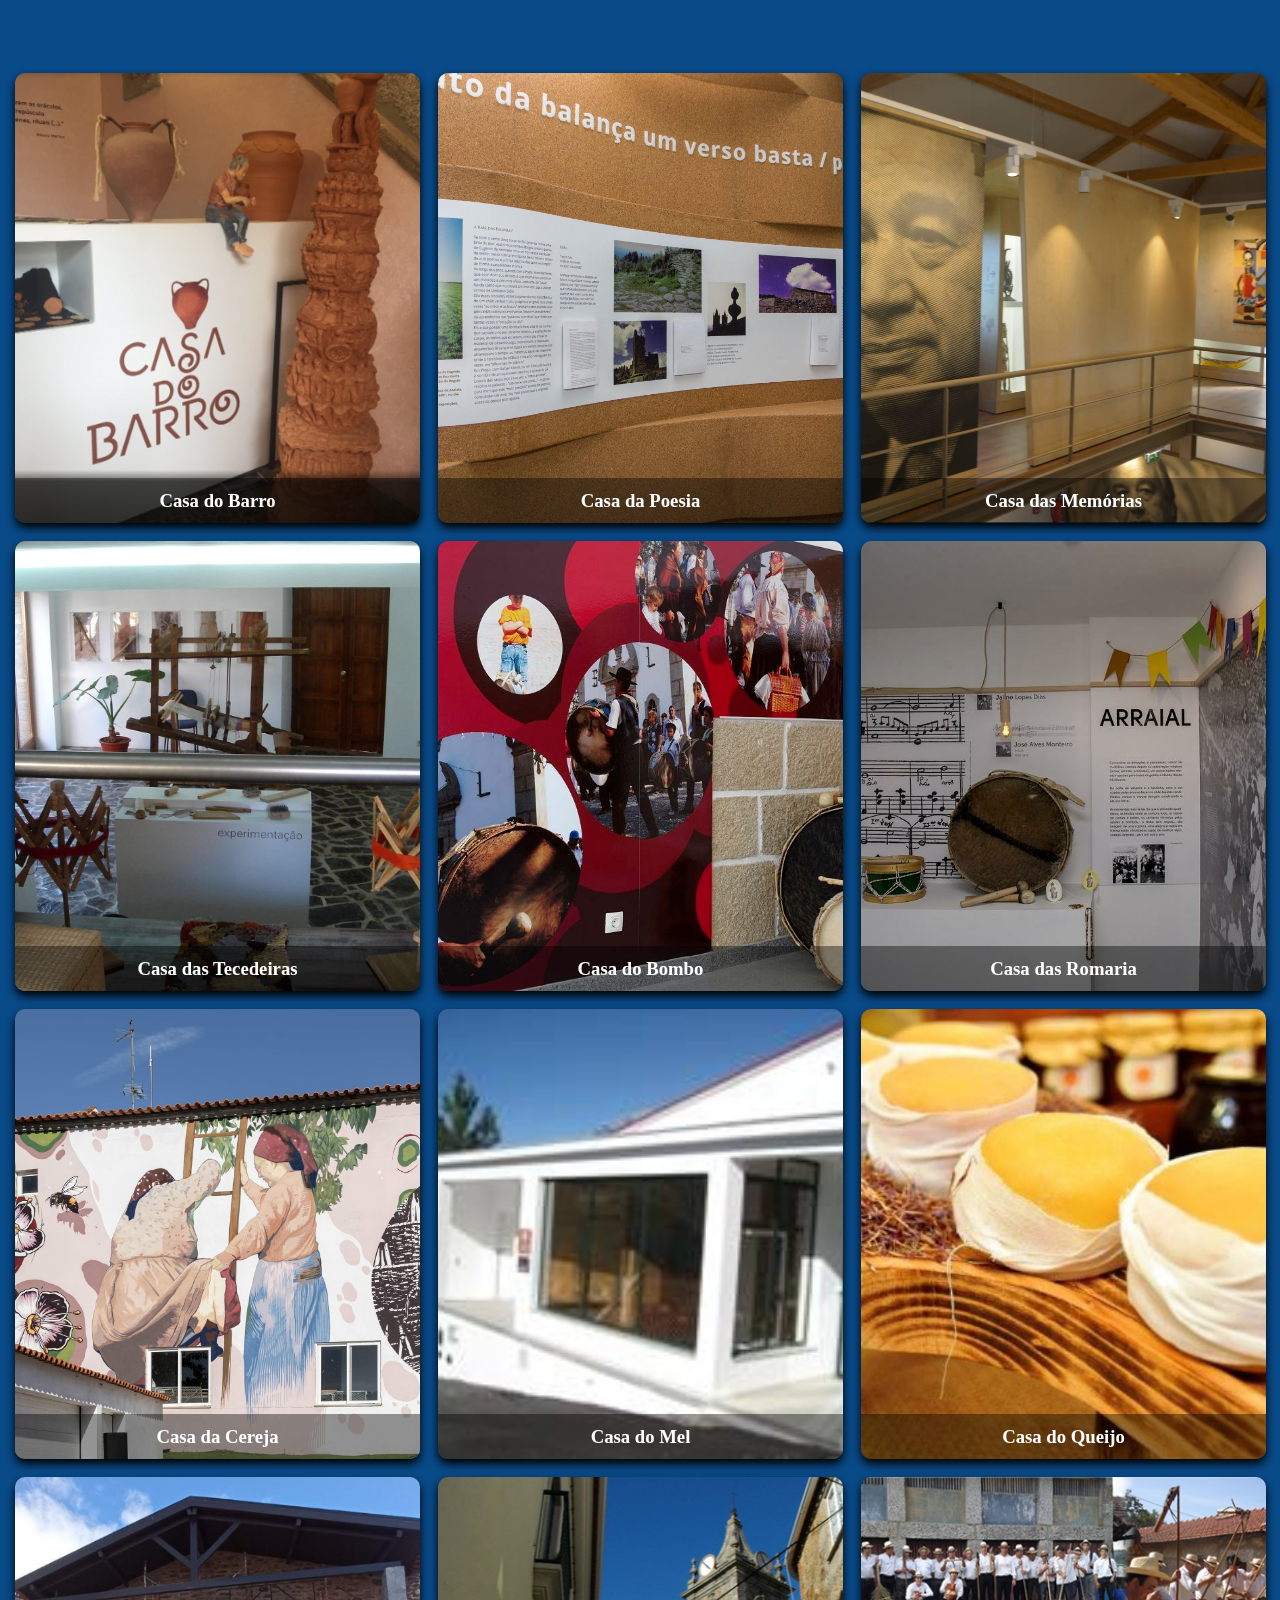
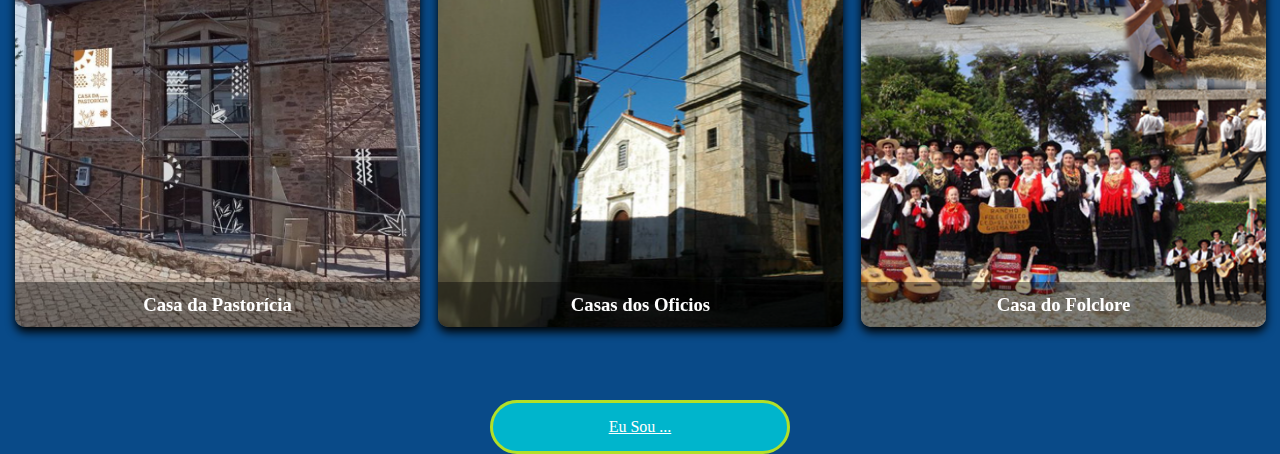
<file: jogo de memória/31-flip card/raizes.html>
<!DOCTYPE html>
<html lang="en">
<head>
    <meta charset="UTF-8">
    <meta http-equiv="X-UA-Compatible" content="IE=edge">
    <meta name="viewport" content="width=device-width, initial-scale=1.0">
    <title>Raízes</title>
    <link rel="stylesheet" href="/jogo de memória/31-flip card/styles raizes.css">
    <link rel="shortcut icon" href="/jogo de memória/images/brain.png" type="image/x-icon">

</head>
<body>
    <div class="card">
        <div class="face front">
            <img src="/jogo de memória/images/casado barro.png" alt="">
            <h3>Casa do Barro</h3>
        </div>
        <div class="face back">
            <h3>Casa do Barro</h3>
            <p>
                
                
                No Telhado, Terra do Poeta Albano Martins, entre a Serra da Gardunha e Estrela, nasce a Casa do Barro, que nos ensina as técnicas e as fases de fabrico de louças em barro, permitindo também visitar o interessante espólio de louça tradicional. A Casa surge num antigo Palacete para preservar a arte da olaria de uma aldeia, cuja história é rodeada pela sua existência e importância. Nesse espaço é possivel participar num ateliê de barro, visitar os fornos e moldar barro com as próprias mãos.
                </p>
            <div class="link">
            </div>
        </div>
    </div>

    <div class="card">
        <div class="face front">
            <img src="/jogo de memória/images/casas-da-pesia.png" alt="">
            <h3>Casa da Poesia</h3>
        </div>
        <div class="face back">
            <h3>Casa das poesia</h3>
            <p>A "Casa Materna" surge na antiga Escola Primária de Póvoa de

                Atalaia, num espaço dedicado ao poeta, à sua vida e obra, onde não lhe vão faltar linhas e palavras que incitem à leitura dos manuscritos ali expostos e escritos pela mão de Eugénio de Andrade Póvoa de Atalaia é a minha terra. Fazia falta dizê-lo com o coração. Fica dito"
                
                É um percurso biográfico que espelha bem a sua obra e a sua vida, através das quais pode conhecer a casa onde viveu Eugénio de Andrade e aventurar-se por um circuito marcado "Caminho Eugénio de Andrade"
                </p>
            <div class="link">
              
            </div>
        </div>
    </div>

    <div class="card">
        <div class="face front">
            <img src="/jogo de memória/images/casa das memorias.png" alt="">
            <h3>Casa das Memórias</h3>
        </div>
        <div class="face back">
            <h3>Casa das Memórias</h3>
            <p>Viaje pelo mundo e pelas diferentes culturas por onde passou o antigo Governante, numa visita à Casa das Memórias António Guterres. O espaço reúne um vasto espólio, cedido pelo próprio à aldeia da sua infância. Entre as mais de 70 peças e documentos oferecidos destacamos à bandeira portuguesa oferecida por Xanana Gusmão e um presépio oferecido por Yasser Arafat. A Casa acolhe ainda o Centro UNESCO, o Centro Documental e a Escola da Cidadania.

            </p>
            <div class="link">
            </div>
        </div>
    </div>

    <br>

     <div class="card">
        <div class="face front">
            <img src="/jogo de memória/images/casa das tecediras.png" alt="">
            <h3>Casa das Tecedeiras</h3>
        </div>
        <div class="face back">
            <h3>Casa das Tecedeiras</h3>
            <p>
                Vive no coração das Aldeias de Xisto. Nesta Casa, o enorme tear de mil cores recebe-o, numa perfeita união entre as tradições do passado e as linguagens do presente e futuro, onde as tecedeiras revelam alguns dos seus mais nobres segredos, sobre a forma como se criam tecidos e peças unicas. Ouvimos a textura sonora dos teares tradicionais de madeira, nos quais somos convidados a fiar
            </p>
            <div class="link">
            </div>
        </div>
    </div>

    <div class="card">
        <div class="face front">
            <img src="/jogo de memória/images/casa-bombo.png" alt="">
            <h3>Casa do Bombo</h3>
        </div>
        <div class="face back">
            <h3>Casa do Bombo</h3>
            <p>Aqui, o bombo encontra o seu apogeu cultural e musical, mantendo viva esta secular tradição, que poderá ser explorada na Casa do Bombo. Entre arruadas e tradições musicais, encontramos a aldeia de Lavacolhos, com uma forte tradição na construção de bombos. O visitante terá oportunidade de conhecer toda a história ligada ao bombo. Entre as diversas valências da Casa do bombo, destacamos o Karaoke do Bombo e pode ainda aprender algumas técnicas de construção de bombos e de caixas. Bombo: "O som que estremece o coração." (Américo Simão)
            </p>
            <div class="link">
            </div>
        </div>
    </div>

    <div class="card">
        <div class="face front">
            <img src="/jogo de memória/images/casa-da-romaria-de-santa-luzia.png" alt="">
            <h3>Casa das Romaria</h3>
        </div>
        <div class="face back">
            <h3>Casa das Romaria</h3>
            <p>Na Aldeia do Castelejo, visite a Casa da Romaria de Santa Luzia e conheça as tradições populares e religiosas associadas as festividades que assinalam o dia 15 de setembro, feriado municipal do concelho. A entrada da Casa somos recebidos por Amália Rodrigues, numa antiga fotografia. As matérias de Fé de ex-votos fazem parte deste circuito. Se passar pelo Santuário poderá observar o Mural de Santa Luzia e participar numa oficina de flores de Santa Luzia.

                No final, passe pelo Santuário e desfrute de um espaço onde se respira calma e aproveite para fazer um piquenique.
                </p>
            <div class="link">
            </div>
        </div>
    </div>
    <br>
     <div class="card">
        <div class="face front">
            <img src="/jogo de memória/images/casa-cereja.png" alt="">
            <h3>Casa da Cereja</h3>
        </div>
        <div class="face back">
            <h3>Casa da Cereja</h3>
            <p>Situada numa antiga escola primária da Aldeia de Montanha de Alcongosta, a Casa da Cereja é o centro do conhecimento sobre a Cereja, que se tornou marca territorial do Fundão. A Casa da Cereja desafia o visitante a percorrer um caminho que o levará numa viajem emocional e sensorial de descoberta sobre os mais variados aspetos da Cerejeira e do seu fruto, no mundo e em particular no Fundão.

                Através de conteúdos multimédia e interativos será contada a história deste fruto e das gentes que dele vivem através de 4 salas que são capítulos de um livro, que desvendam o significado a origem e a constituição da cerejeira e do seu fruto.
                
                A cereja no mundo, e em particular na encosta da Serra da Gardunha é contada através da interpretação das variedades de cereja existentes e da evolução geográfica dos pomares. Já o ciclo produtivo da cereja é interpretado na sala Cereja do Fundão através de um roteiro entre a plantação e a distribuição. Por último na sala Um Mundo de Artesão, a cestaria é a arte que cativará a curiosidade do visitante.</p>
            <div class="link">
            </div>
        </div>
    </div>

    <div class="card">
        <div class="face front">
            <img src="/jogo de memória/images/casa do mel.png" alt="">
            <h3>Casa do Mel</h3>
        </div>
        <div class="face back">
            <h3>Casa do Mel</h3>
            <p>A Casa do Mel fica na Zona do Pinhal Interior, numa antiga escola É possível aprender todas as curiosidades à volta do apicultor O mundo das abelhas é uma comunidade verdadeiramente organizada. O mel é um potencial enorme e conhecer as suas carateristicas é uma aventura degustativa. Caminhar pela aldeia é descobrir a flora, a paisagem, o que torna este passeio numa experiência única. Desde as colmeias, receção do mel até à embalagem, expedição sensorial é um circuito que demora meses Se gosta de mel, o visitante terá oportunidade de provar diversos tipos de mel, destacando o de flor de medronho.
            </p>
            <div class="link">
            </div>
        </div>
    </div>
   

    <div class="card">
        <div class="face front">
            <img src="/jogo de memória/images/casa do queijo.png" alt="">
            <h3>Casa do Queijo</h3>
        </div>
        <div class="face back">
            <h3>Casa do Queijo</h3>
            <p>A Sul da Gardunha, na aldeia da Orca, fica a Casa do Queijo. É uma

                das Casas que promove todo o saber fazer ligado ao queijo e aos
                
                seus segredos, onde todos os visitantes podem "colocar as mãos
                
                na massa Prensar a coalhada no antigo acincho, na francela e
                
                ver escorrer o soro. Nesse espaço didático, podemos conhecer
                
                todas as fases de fabrico do queijo, desde a ordenha, ingredientes,
                
                degustação e pastorear um rebanho de cabras e ovelhas
                
                Curiosamente, por estas terras, ainda se faz um queijo queimoso
                
                curado na palha.
                
                A Casa do Queijo é um espaço de experiências ligadas à Pastoricia.</p>
            <div class="link">
            </div>
        </div>
    </div>
    <br>
     <div class="card">
        <div class="face front">
            <img src="/jogo de memória/images/casa da pastoricia.png" alt="">
            <h3> Casa da Pastorícia</h3>
        </div>
        <div class="face back">
            <h3> Casa da Pastorícia</h3>
            <p>
                A Casa da Pastoricia é um espaço que aborda a cultura pastoril dos Très Povos (Salgueiro). Da experiència de pastorear os rebanhos, até ao fabrico do queijo e os seus utensilios, passando pelo artesanato-as chavelhas. É um espaço que vale a pena visitar pela identidade que caracteriza a freguesia, bem como conhecer a Rota de Transumância que passava pelos Três Povos Também vale a pena ouvir as estórias das queijeiras e dos seus
                
                saberes Visite a Casa da Pastoricia nos Três Povos e siga a grande viagem dos pastores. "Toda a vida fui pastor/ toda a vida guardei gado/ Tenho uma
                
                nódoa (cova) no peito, ai, ail/de me encostar ao cajada!"</p>
            <div class="link">
            </div>
        </div>
    </div>

    <div class="card">
        <div class="face front">
            <img src="/jogo de memória/images/casa dos oficios.png" alt="">
            <h3>Casas dos Oficios</h3>
        </div>
        <div class="face back">
            <h3>Casas dos Oficios</h3>
            <p>Castanheiro", na aldeia de Souto da Casa. Neste caminho deslumbrante, a aprendizagem é garantida No circuito das Casas dos Oficios, conhecem-se as profissões. tradicionais; oficina do ferreiro, latoeiro, sapateiro, carpinteiro e a casa do ganhão. É possível degustar e participar numa oficina de pão e bolos cozidos num forno a lenha. A azenha é uma das marcas deste conjunto de casas ligadas aos ofícios. É possível observar a viagem da água que é encaminhada por uma levada que nasce na Serra da Gardunha. É devido à impulsão da água que é possível mover a roda da azenha e, por sua vez, mover o rodízio de madeira. que está ligado à mó, utilizada para moer o cereal, transformando-o em farinha. Vale a pena visitar esta tradição secular que faz parte da identidade desta freguesia e o engenho que é único no concelho
            </p>
            <div class="link">
            </div>
        </div>
    </div>

    <div class="card">
        <div class="face front">
            <img src="/jogo de memória/images/casa do folclore.png" alt="">
            <h3>Casa do Folclore</h3>
        </div>
        <div class="face back">
            <h3>Casa do Folclore</h3>
            <p>Detentora de um vasto espólio de rara beleza, a Casa Museu D. da Valentim Mesquita representa muito da atividade e etnografia do Rancho Folclórico, bem como a sua história. A Casa recebe trajes de época, com a enorme coleção de lenços de seda. E possivel revistar o pretérito, onde podemos contemplar a decoração tipica de uma casa rural. Depois da visita guiada, o Rancho Folclórico de Silvares proporciona um ateliê de dança.</p>
            <div class="link">
            </div>
        </div>
    </div>
    
   
            <a href="/jogo de memória/header-video-bg-play-pause/fundao.html">Eu Sou ...</a>
  

</body>
</html>
</file>
<file: jogo de memória/31-flip card/styles raizes.css>
* {
    margin: 0;
    padding: 0;
    box-sizing: border-box;
    font-family: 'Press Start 2P', cursive; 

}

body {
    display: flex;
    flex-wrap: wrap;
    align-items: center;
    justify-content: center;
    min-height: 100vh;
    background: rgb(9, 74, 136);
    margin-top: 5%;

}


.card {
    position: relative;
    width: 45vh;
    height: 50vh;
    margin: 1vh;
}

.card .face {
    position: absolute;
    width: 100%;
    height: 100%;
    backface-visibility: hidden;
    border-radius: 10px;
    overflow: hidden;
    transition: .5s;
}

.card .front {
    transform: perspective(600px) rotateY(0deg);
    box-shadow: 0 5px 10px #000;
}

.card .front img {
    position: absolute;
    width: 100%;
    height: 100%;
    object-fit: cover;
}

.card .front h3 {
    position: absolute;
    bottom: 0;
    width: 100%;
    height: 45px;
    line-height: 45px;
    color: #fff;
    background: rgba(0,0,0,.4);
    text-align: center;
}

.card .back {
    transform: perspective(600px) rotateY(180deg);
    background: rgb(3, 35, 54);
    padding: 15px;
    color: #f3f3f3;
    display: flex;
    flex-direction: column;
    justify-content: space-between;
    text-align: center;
    box-shadow: 0 5px 10px #000;
    
}

.card .back .link {
    border-top: solid 1px #f3f3f3;
    height: 50px;
    line-height: 50px;
}

.card .back .link a {
    color: #f3f3f3;
}

.card .back h3 {
    font-size: 30px;
    margin-top: 20px;
    letter-spacing: 2px;
}

.card .back p {
    letter-spacing: 1px;
} 

.card:hover .front {
    transform: perspective(600px) rotateY(180deg);
}

.card:hover .back {
    transform: perspective(600px) rotateY(360deg);
}

a{
    background-color: #00b5cc;
    border: 3px solid #b2df28;
    border-radius: 8px;
    color: #fff;
    cursor: pointer;
    font-size: 1rem;
    max-width: 300px;
    padding: 15px;
    width: 100%;
    margin-top: 5%;
    text-align: center;
    font-family: 'Press Start 2P', cursive; 
    align-items: center;
    border-radius: 5rem;

}
</file>
